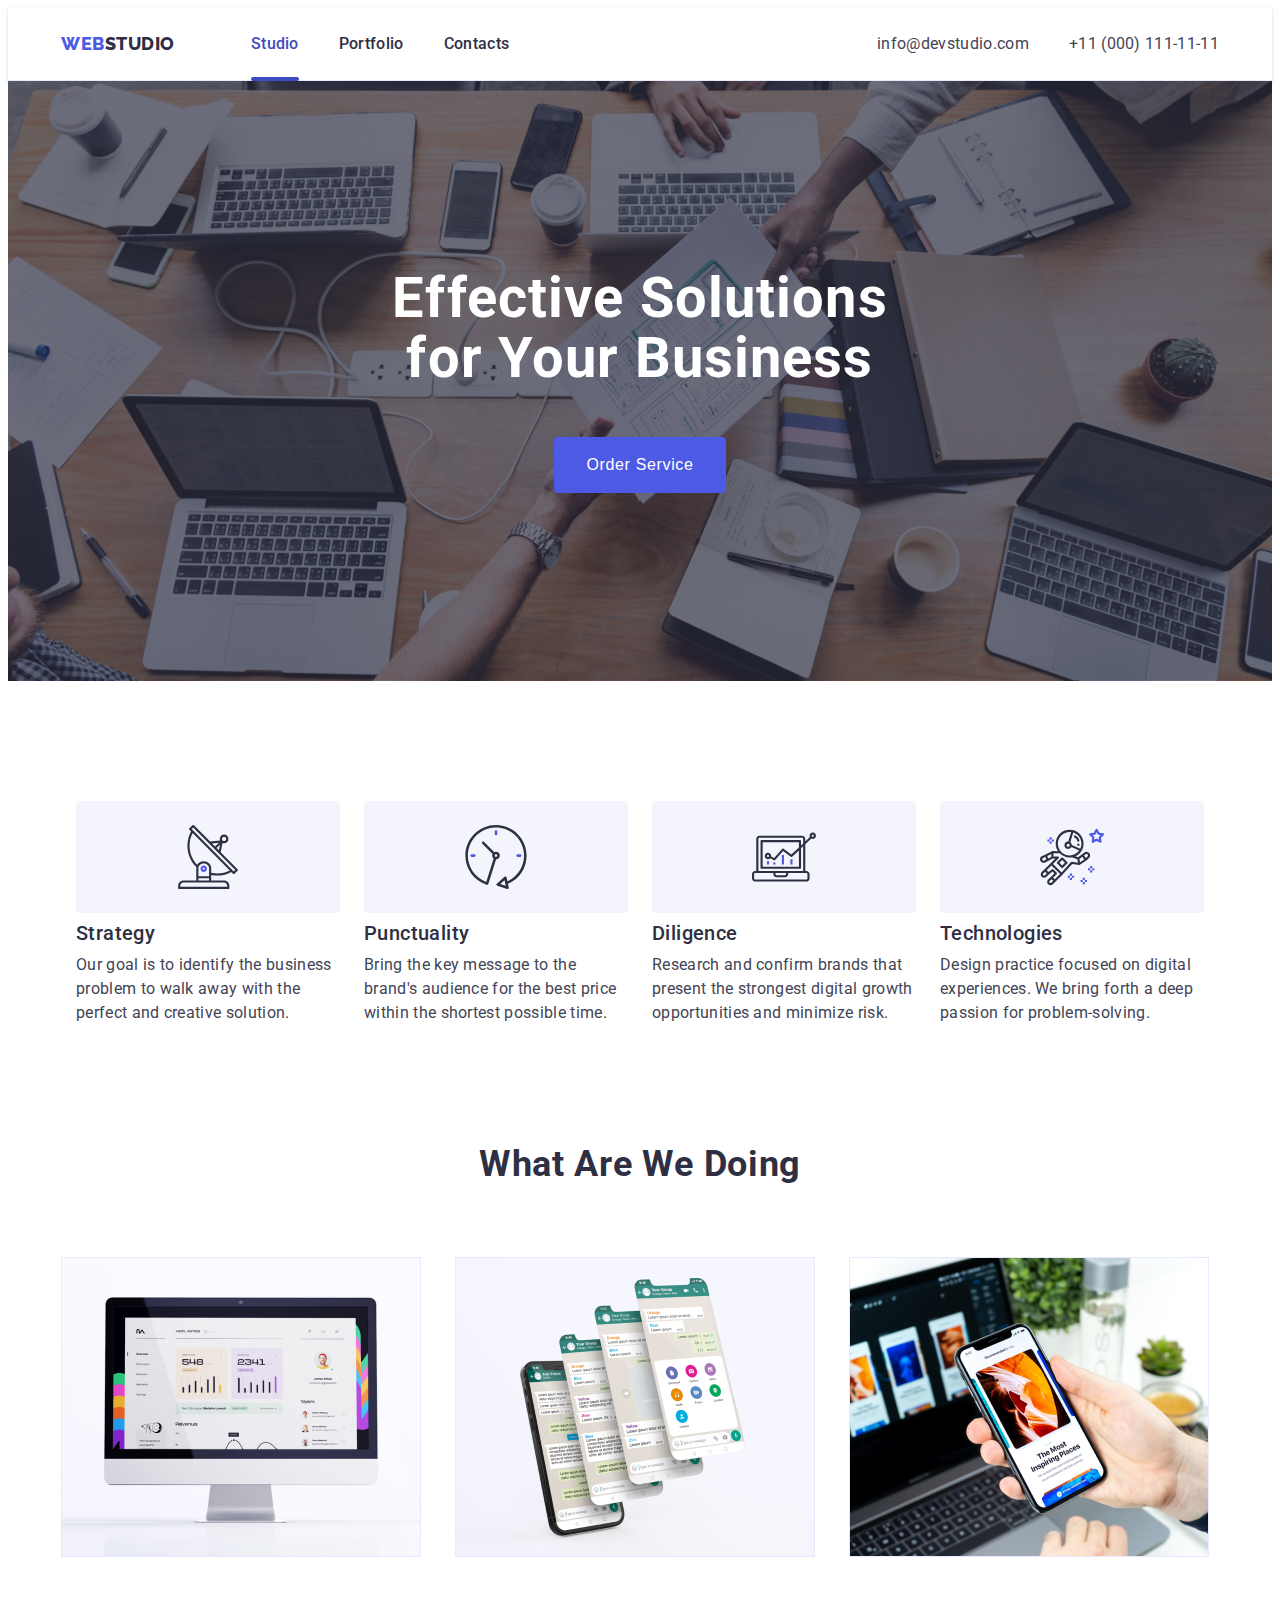
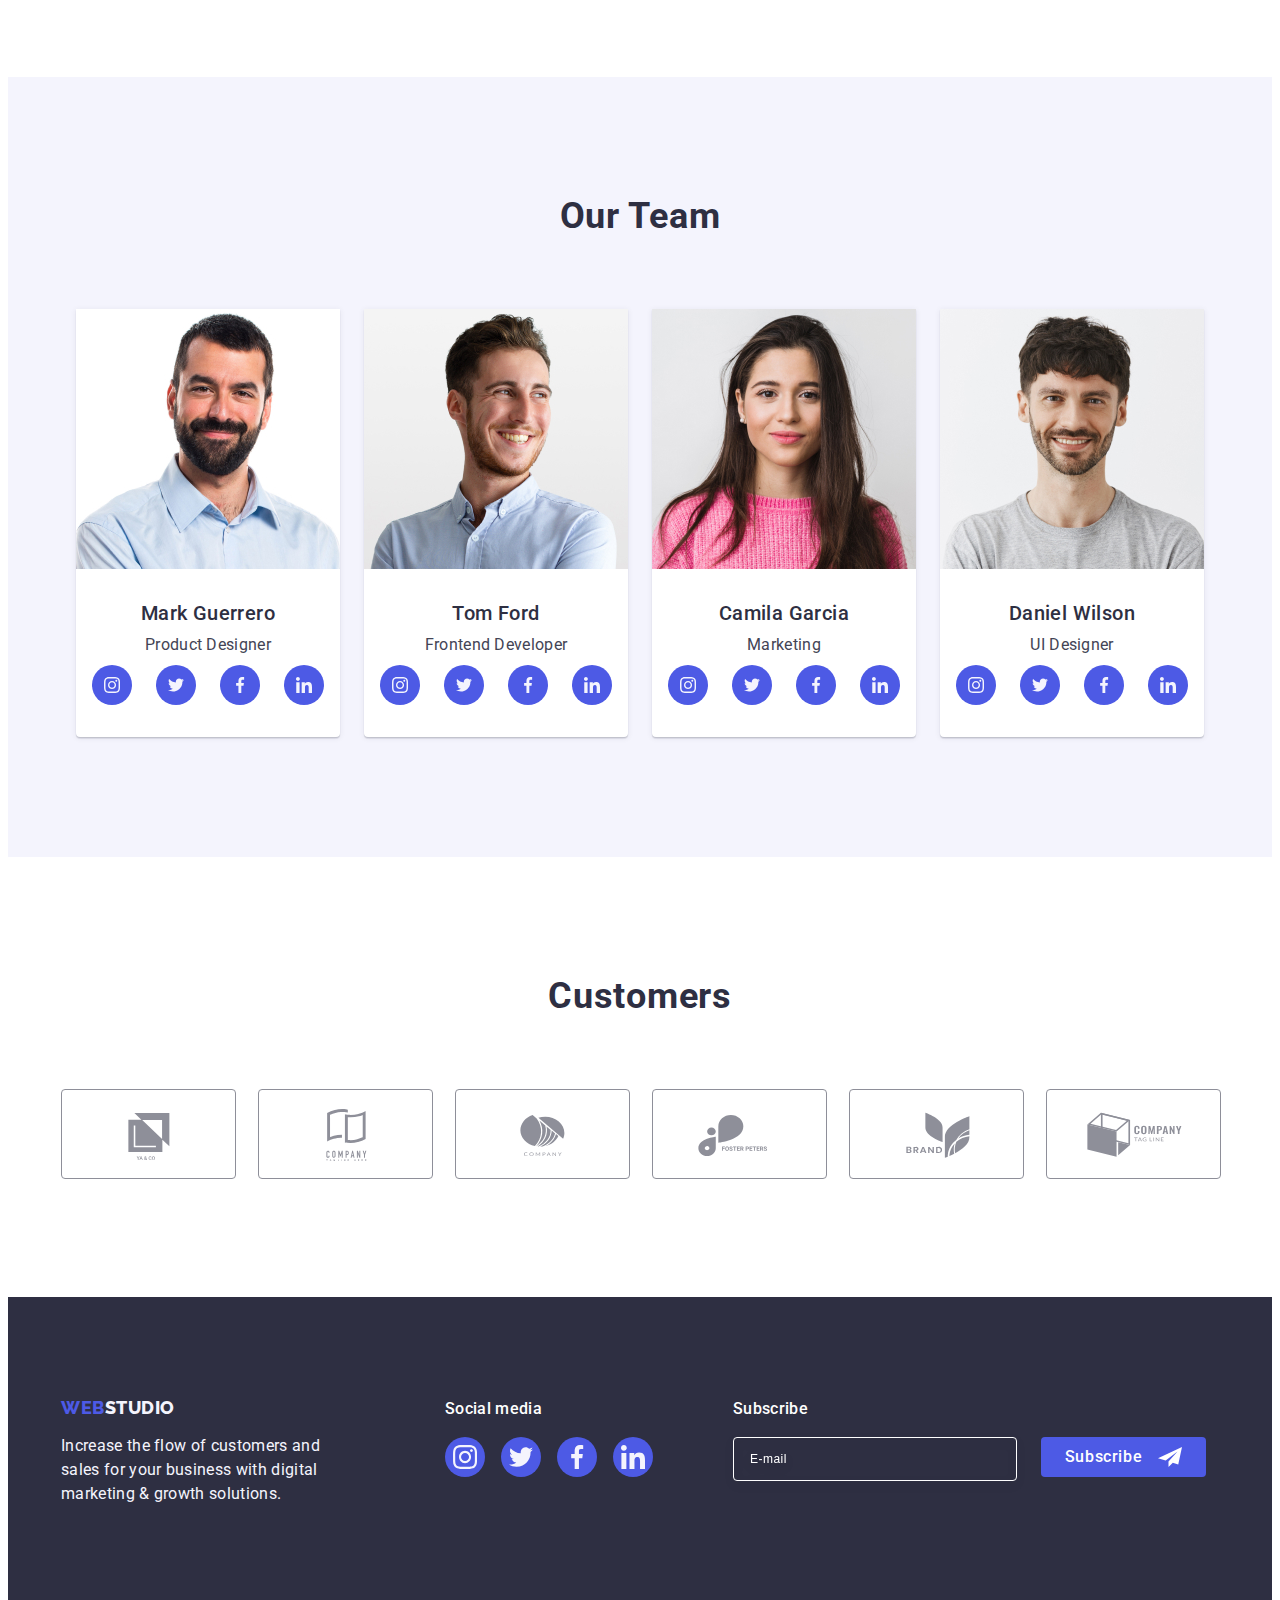
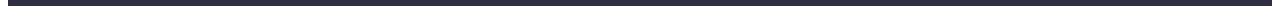
<file: index.html>
<!DOCTYPE html>
<html lang="en">
  <head>
    <meta charset="UTF-8" />
    <meta name="viewport" content="width=device-width, initial-scale=1.0" />
    <link rel="preconnect" href="https://fonts.googleapis.com" />
    <link rel="preconnect" href="https://fonts.gstatic.com" crossorigin />
    <link
      href="https://fonts.googleapis.com/css2?family=Raleway:wght@800&family=Roboto:wght@400;500;700;900&display=swap"
      rel="stylesheet"
    />
    <link
      rel="stylesheet"
      href="https://cdnjs.cloudflare.com/ajax/libs/modern-normalize/2.0.0/modern-normalize.min.css"
      integrity="sha512-4xo8blKMVCiXpTaLzQSLSw3KFOVPWhm/TRtuPVc4WG6kUgjH6J03IBuG7JZPkcWMxJ5huwaBpOpnwYElP/m6wg=="
      crossorigin="anonymous"
      referrerpolicy="no-referrer"
    />
    <link rel="stylesheet" href="./css/style.css" />
    <link rel="stylesheet" href="./css/media.css" />
    <title>Студія</title>
  </head>

  <body>
    <!-- Header -->
    <header class="page-header">
      <div class="container header-container">
        <!--Navigation-menu-->
        <nav class="page-nav">
          <a href="./index.html" class="link-logo link"
            >Web<span class="logo-header">Studio</span></a
          >
          <ul class="list-header list">
            <li>
              <a href="./index.html" class="page-link-studio link">Studio</a>
            </li>
            <li>
              <a href="./portfolio.html" class="page-link link">Portfolio</a>
            </li>
            <li><a href="" class="page-link link">Contacts</a></li>
          </ul>
        </nav>

        <!--Contacts-->
        <address class="header-contacts">
          <ul class="list-header list">
            <li>
              <a href="mailto:info@devstudio.com" class="contacts link"
                >info@devstudio.com</a
              >
            </li>
            <li>
              <a href="tel:+110001111111" class="contacts link"
                >+11 (000) 111-11-11</a
              >
            </li>
          </ul>
        </address>
        <!-- Mobile -->
        <button type="button" class="menu-open-btn" data-menu-open>
          <svg
            xmlns="http://www.w3.org/2000/svg"
            width="32"
            height="22"
            viewBox="0 0 32 22"
            fill="none"
          >
            <g clip-path="url(#clip0_297053_2156)">
              <path
                d="M1.34766 20.0431H30.8861M1.34766 10.7354H30.8861M1.34766 1.42773H30.8861"
                stroke="#2E2F42"
                stroke-width="3"
                stroke-linecap="round"
                stroke-linejoin="round"
              />
            </g>
            <defs>
              <clipPath id="clip0_297053_2156">
                <rect width="32" height="22" fill="white" />
              </clipPath>
            </defs>
          </svg>
        </button>
      </div>
      <div class="mob-menu is-hidden" data-menu>
        <div>
          <button type="button" class="menu-close-btn" data-menu-close>
            <svg class="modal-cross" width="8" height="8">
              <use href="./images/icons.svg#icon-cross"></use>
            </svg>
          </button>
          <ul class="mob-menu-list list">
            <li class="mob-menu-item">
              <a href="./index.html" class="mob-link studio link">Studio</a>
            </li>
            <li class="mob-menu-item">
              <a href="./portfolio.html" class="mob-link link">Portfolio</a>
            </li>
            <li class="mob-menu-item">
              <a href="" class="mob-link link">Contacts</a>
            </li>
          </ul>
        </div>
        <div>
          <ul class="mob-contacts-list list">
            <li class="mob-contacts-item">
              <a href="tel:+110001111111" class="mob-contacts link"
                >+11 (000) 111-11-11</a
              >
            </li>
            <li class="mob-contacts-item">
              <a
                href="mailto:info@devstudio.com"
                class="mob-contacts-email link"
                >info@devstudio.com</a
              >
            </li>
          </ul>
          <ul class="mob-social-list list">
            <li class="mob-social-item">
              <a class="mob-social-link" href="">
                <svg class="mob-social-icon" width="16" height="16">
                  <use href="./images/icons.svg#icon-instagram"></use>
                </svg>
              </a>
            </li>
            <li class="mob-social-item">
              <a class="mob-social-link" href="">
                <svg class="mob-social-icon" width="16" height="16">
                  <use href="./images/icons.svg#icon-twitter"></use>
                </svg>
              </a>
            </li>
            <li class="mob-social-item">
              <a class="mob-social-link" href="">
                <svg class="mob-social-icon" width="16" height="16">
                  <use href="./images/icons.svg#icon-facebook"></use>
                </svg>
              </a>
            </li>
            <li class="mob-social-item">
              <a class="mob-social-link" href="">
                <svg class="mob-social-icon" width="16" height="16">
                  <use href="./images/icons.svg#icon-linkedin"></use>
                </svg>
              </a>
            </li>
          </ul>
        </div>
      </div>
    </header>
    <!--Main-content-->
    <main>
      <!--Section-one-->
      <section class="section-one">
        <div class="container">
          <h1 class="page-title">Effective Solutions for Your Business</h1>
          <button data-modal-open type="button" class="button">
            Order Service
          </button>
        </div>
      </section>
      <!--Section-two-->
      <section class="section-two">
        <div class="container">
          <h2 class="section-title visually-hidden">Title</h2>
          <ul class="list-section-two list">
            <li class="item-section-two">
              <div class="container-section-two">
                <svg width="64" height="64">
                  <use href="./images/icons.svg#icon-antenna"></use>
                </svg>
              </div>
              <h3 class="title">Strategy</h3>
              <p class="section-text">
                Our goal is to identify the business problem to walk away with
                the perfect and creative solution.
              </p>
            </li>
            <li class="item-section-two">
              <div class="container-section-two">
                <svg width="64" height="64">
                  <use href="./images/icons.svg#icon-clock"></use>
                </svg>
              </div>
              <h3 class="title">Punctuality</h3>
              <p class="section-text">
                Bring the key message to the brand's audience for the best price
                within the shortest possible time.
              </p>
            </li>
            <li class="item-section-two">
              <div class="container-section-two">
                <svg width="64" height="64">
                  <use href="./images/icons.svg#icon-diagram"></use>
                </svg>
              </div>
              <h3 class="title">Diligence</h3>
              <p class="section-text">
                Research and confirm brands that present the strongest digital
                growth opportunities and minimize risk.
              </p>
            </li>
            <li class="item-section-two">
              <div class="container-section-two">
                <svg width="64" height="64">
                  <use href="./images/icons.svg#icon-astronaut"></use>
                </svg>
              </div>
              <h3 class="title">Technologies</h3>
              <p class="section-text">
                Design practice focused on digital experiences. We bring forth a
                deep passion for problem-solving.
              </p>
            </li>
          </ul>
        </div>
      </section>
      <!--Section-three-->
      <section class="section-three">
        <div class="container">
          <h2 class="section-title">What are we doing</h2>
          <ul class="list-section-three list">
            <li class="item-section-three">
              <img
                srcset="./images/img-1-1x.jpg 1x, ./images/img-1-2x.jpg 2x"
                src="./images/img-1.jpg"
                width="360"
                height="300"
                alt="The website is open on the monitor."
              />
            </li>
            <li class="item-section-three">
              <img
                srcset="./images/img-2-1x.jpg 1x, ./images/img-2-2x.jpg 2x"
                src="./images/img-2.jpg"
                width="360"
                height="300"
                alt="Screens of mobile phones."
              />
            </li>
            <li class="item-section-three">
              <img
                srcset="./images/img-3-1x.jpg 1x, ./images/img-3-2x.jpg 2x"
                src="./images/img-3.jpg"
                width="360"
                height="300"
                alt="The application is open on the mobile phone."
              />
            </li>
          </ul>
        </div>
      </section>
      <!--Section-four-->
      <section class="section-four">
        <div class="container">
          <h2 class="section-title">Our Team</h2>
          <ul class="list-section-four list">
            <li class="item-section-four">
              <img
                srcset="./images/img-4-1x.jpg 1x, ./images/img-4-2x.jpg 2x"
                src="./images/img-4.jpg"
                width="264"
                height="260"
                alt="Product designer's photo."
              />
              <div class="worker">
                <h3 class="title team">Mark Guerrero</h3>
                <p class="team-text">Product Designer</p>
                <ul class="social-media-list list">
                  <li class="social-media-item">
                    <a class="link-section-four" href="">
                      <svg class="social-media-icon" width="16" height="16">
                        <use href="./images/icons.svg#icon-instagram"></use>
                      </svg>
                    </a>
                  </li>
                  <li class="social-media-item">
                    <a class="link-section-four" href="">
                      <svg class="social-media-icon" width="16" height="16">
                        <use href="./images/icons.svg#icon-twitter"></use>
                      </svg>
                    </a>
                  </li>
                  <li class="social-media-item">
                    <a class="link-section-four" href="">
                      <svg class="social-media-icon" width="16" height="16">
                        <use href="./images/icons.svg#icon-facebook"></use>
                      </svg>
                    </a>
                  </li>
                  <li class="social-media-item">
                    <a class="link-section-four" href="">
                      <svg class="social-media-icon" width="16" height="16">
                        <use href="./images/icons.svg#icon-linkedin"></use>
                      </svg>
                    </a>
                  </li>
                </ul>
              </div>
            </li>
            <li class="item-section-four">
              <img
                srcset="./images/img-5-1x.jpg 1x, ./images/img-5-2x.jpg 2x"
                src="./images/img-5.jpg"
                width="264"
                height="260"
                alt="Frontent developer's photo."
              />
              <div class="worker">
                <h3 class="title team">Tom Ford</h3>
                <p class="team-text">Frontend Developer</p>
                <ul class="social-media-list list">
                  <li class="social-media-item">
                    <a class="link-section-four" href="">
                      <svg class="social-media-icon" width="16" height="16">
                        <use href="./images/icons.svg#icon-instagram"></use>
                      </svg>
                    </a>
                  </li>
                  <li class="social-media-item">
                    <a class="link-section-four" href="">
                      <svg class="social-media-icon" width="16" height="16">
                        <use href="./images/icons.svg#icon-twitter"></use>
                      </svg>
                    </a>
                  </li>
                  <li class="social-media-item">
                    <a class="link-section-four" href="">
                      <svg class="social-media-icon" width="16" height="16">
                        <use href="./images/icons.svg#icon-facebook"></use>
                      </svg>
                    </a>
                  </li>
                  <li class="social-media-item">
                    <a class="link-section-four" href="">
                      <svg class="social-media-icon" width="16" height="16">
                        <use href="./images/icons.svg#icon-linkedin"></use>
                      </svg>
                    </a>
                  </li>
                </ul>
              </div>
            </li>
            <li class="item-section-four">
              <img
                srcset="./images/img-6-1x.jpg 1x, ./images/img-6-2x.jpg 2x"
                src="./images/img-6.jpg"
                width="264"
                height="260"
                alt="Marketing's photo."
              />
              <div class="worker">
                <h3 class="title team">Camila Garcia</h3>
                <p class="team-text">Marketing</p>
                <ul class="social-media-list list">
                  <li class="social-media-item">
                    <a class="link-section-four" href="">
                      <svg class="social-media-icon" width="16" height="16">
                        <use href="./images/icons.svg#icon-instagram"></use>
                      </svg>
                    </a>
                  </li>
                  <li class="social-media-item">
                    <a class="link-section-four" href="">
                      <svg class="social-media-icon" width="16" height="16">
                        <use href="./images/icons.svg#icon-twitter"></use>
                      </svg>
                    </a>
                  </li>
                  <li class="social-media-item">
                    <a class="link-section-four" href="">
                      <svg class="social-media-icon" width="16" height="16">
                        <use href="./images/icons.svg#icon-facebook"></use>
                      </svg>
                    </a>
                  </li>
                  <li class="social-media-item">
                    <a class="link-section-four" href="">
                      <svg class="social-media-icon" width="16" height="16">
                        <use href="./images/icons.svg#icon-linkedin"></use>
                      </svg>
                    </a>
                  </li>
                </ul>
              </div>
            </li>
            <li class="item-section-four">
              <img
                srcset="./images/img-7-1x.jpg 1x, ./images/img-7-2x.jpg 2x"
                src="./images/img-7.jpg"
                width="264"
                height="260"
                alt="UI designer's photo."
              />
              <div class="worker">
                <h3 class="title team">Daniel Wilson</h3>
                <p class="team-text">UI Designer</p>
                <ul class="social-media-list list">
                  <li class="social-media-item">
                    <a class="link-section-four" href="">
                      <svg class="social-media-icon" width="16" height="16">
                        <use href="./images/icons.svg#icon-instagram"></use>
                      </svg>
                    </a>
                  </li>
                  <li class="social-media-item">
                    <a class="link-section-four" href="">
                      <svg class="social-media-icon" width="16" height="16">
                        <use href="./images/icons.svg#icon-twitter"></use>
                      </svg>
                    </a>
                  </li>
                  <li class="social-media-item">
                    <a class="link-section-four" href="">
                      <svg class="social-media-icon" width="16" height="16">
                        <use href="./images/icons.svg#icon-facebook"></use>
                      </svg>
                    </a>
                  </li>
                  <li class="social-media-item">
                    <a class="link-section-four" href="">
                      <svg class="social-media-icon" width="16" height="16">
                        <use href="./images/icons.svg#icon-linkedin"></use>
                      </svg>
                    </a>
                  </li>
                </ul>
              </div>
            </li>
          </ul>
        </div>
      </section>
      <!--Section-five-->
      <section class="section-five">
        <div class="container">
          <h2 class="section-title">Customers</h2>
          <ul class="list-section-five list">
            <li class="item-section-five">
              <a href="" class="link-section-five">
                <svg class="logo-section-five" width="104" height="56">
                  <use href="./images/icons.svg#icon-logo-1"></use>
                </svg>
              </a>
            </li>
            <li class="item-section-five">
              <a href="" class="link-section-five">
                <svg class="logo-section-five" width="104" height="56">
                  <use href="./images/icons.svg#icon-logo-2"></use>
                </svg>
              </a>
            </li>
            <li class="item-section-five">
              <a href="" class="link-section-five">
                <svg class="logo-section-five" width="104" height="56">
                  <use href="./images/icons.svg#icon-logo-3"></use>
                </svg>
              </a>
            </li>
            <li class="item-section-five">
              <a href="" class="link-section-five">
                <svg class="logo-section-five" width="104" height="56">
                  <use href="./images/icons.svg#icon-logo-4"></use>
                </svg>
              </a>
            </li>
            <li class="item-section-five">
              <a href="" class="link-section-five">
                <svg class="logo-section-five" width="104" height="56">
                  <use href="./images/icons.svg#icon-logo-5"></use>
                </svg>
              </a>
            </li>
            <li class="item-section-five">
              <a href="" class="link-section-five">
                <svg class="logo-section-five" width="104" height="56">
                  <use href="./images/icons.svg#icon-logo-6"></use>
                </svg>
              </a>
            </li>
          </ul>
        </div>
      </section>
    </main>
    <!--Footer-->
    <footer class="footer">
      <div class="container-footer container">
        <div class="logo-and-text-footer">
          <a href="./index.html" class="link-logo-footer link"
            >Web<span class="logo-footer">Studio</span></a
          >
          <p class="text">
            Increase the flow of customers and sales for your business with
            digital marketing & growth solutions.
          </p>
        </div>
        <div class="social-media-footer">
          <p class="social-media-text-footer">Social media</p>
          <ul class="social-media-list-footer list">
            <li class="social-media-item-footer">
              <a class="social-media-link-footer" href="">
                <svg class="social-media-icon-footer" width="24" height="24">
                  <use href="./images/icons.svg#icon-instagram"></use>
                </svg>
              </a>
            </li>
            <li class="social-media-item-footer">
              <a class="social-media-link-footer" href="">
                <svg class="social-media-icon-footer" width="24" height="24">
                  <use href="./images/icons.svg#icon-twitter"></use>
                </svg>
              </a>
            </li>
            <li class="social-media-item-footer">
              <a class="social-media-link-footer" href="">
                <svg class="social-media-icon-footer" width="24" height="24">
                  <use href="./images/icons.svg#icon-facebook"></use>
                </svg>
              </a>
            </li>
            <li class="social-media-item-footer">
              <a class="social-media-link-footer" href="">
                <svg class="social-media-icon-footer" width="24" height="24">
                  <use href="./images/icons.svg#icon-linkedin"></use>
                </svg>
              </a>
            </li>
          </ul>
        </div>
        <div class="container-form-footer">
          <p class="text-form-footer">Subscribe</p>
          <form class="form-footer">
            <label class="form-label-footer">
              <input
                class="form-input-footer"
                type="email"
                placeholder="E-mail"
                name="email"
              />
            </label>
            <button class="button-form-footer" type="submit">
              Subscribe
              <svg class="form-footer-icon" width="24" height="24">
                <use href="./images/icons.svg#icon-send"></use>
              </svg>
            </button>
          </form>
        </div>
      </div>
    </footer>
    <!-- Modal -->
    <div class="modal is-hidden" data-modal>
      <div class="modal-window">
        <button data-modal-close type="button" class="button-close">
          <svg class="modal-cross" width="8" height="8">
            <use href="./images/icons.svg#icon-cross"></use>
          </svg>
        </button>
        <p class="text-modal-window">
          Leave your contacts and we will call you back
        </p>
        <form>
          <div class="container-form-modal">
            <label class="form-label-modal" for="user-name">Name</label>
            <div class="container-form-input-icon">
              <input
                class="form-input-modal"
                type="text"
                id="user-name"
                name="user-name"
              />
              <svg class="form-icon-modal" width="18" height="24">
                <use href="./images/icons.svg#icon-person"></use>
              </svg>
            </div>
          </div>
          <div class="container-form-modal">
            <label class="form-label-modal" for="user-phone">Phone</label>
            <div class="container-form-input-icon">
              <input
                class="form-input-modal"
                type="text"
                id="user-phone"
                name="user-phone"
              />
              <svg class="form-icon-modal" width="18" height="24">
                <use href="./images/icons.svg#icon-phone"></use>
              </svg>
            </div>
          </div>
          <div class="container-form-modal">
            <label class="form-label-modal" for="user-email">Email</label>
            <div class="container-form-input-icon">
              <input
                class="form-input-modal"
                type="text"
                id="user-email"
                name="user-email"
              />
              <svg class="form-icon-modal" width="18" height="24">
                <use href="./images/icons.svg#icon-email"></use>
              </svg>
            </div>
          </div>
          <div class="container-form-modal-comment">
            <label class="form-label-modal" for="user-comment">Comment</label>
            <textarea
              class="form-textarea-modal"
              name="user-comment"
              id="user-comment"
              cols="30"
              rows="10"
              placeholder="Text input"
            ></textarea>
          </div>
          <div class="container-form-checkbox">
            <input
              class="input-checkbox-modal visually-hidden"
              type="checkbox"
              id="user-privacy"
              name="user-privacy"
              value="true"
            />
            <label class="label-checkbox-modal" for="user-privacy"
              ><span class="span-checkbox-modal">
                <svg class="icon-checkbox-modal" width="10" height="8">
                  <use href="./images/icons.svg#icon-click"></use>
                </svg>
              </span>
              I accept the terms and conditions of the
              <a class="link-checkbox-modal" href="">Privacy Policy</a></label
            >
          </div>
          <button type="button" class="button-form-modal">Send</button>
        </form>
      </div>
    </div>
    <script src="./js/modal.js"></script>
    <script src="./js/mobile-menu.js"></script>
  </body>
</html>
</file>
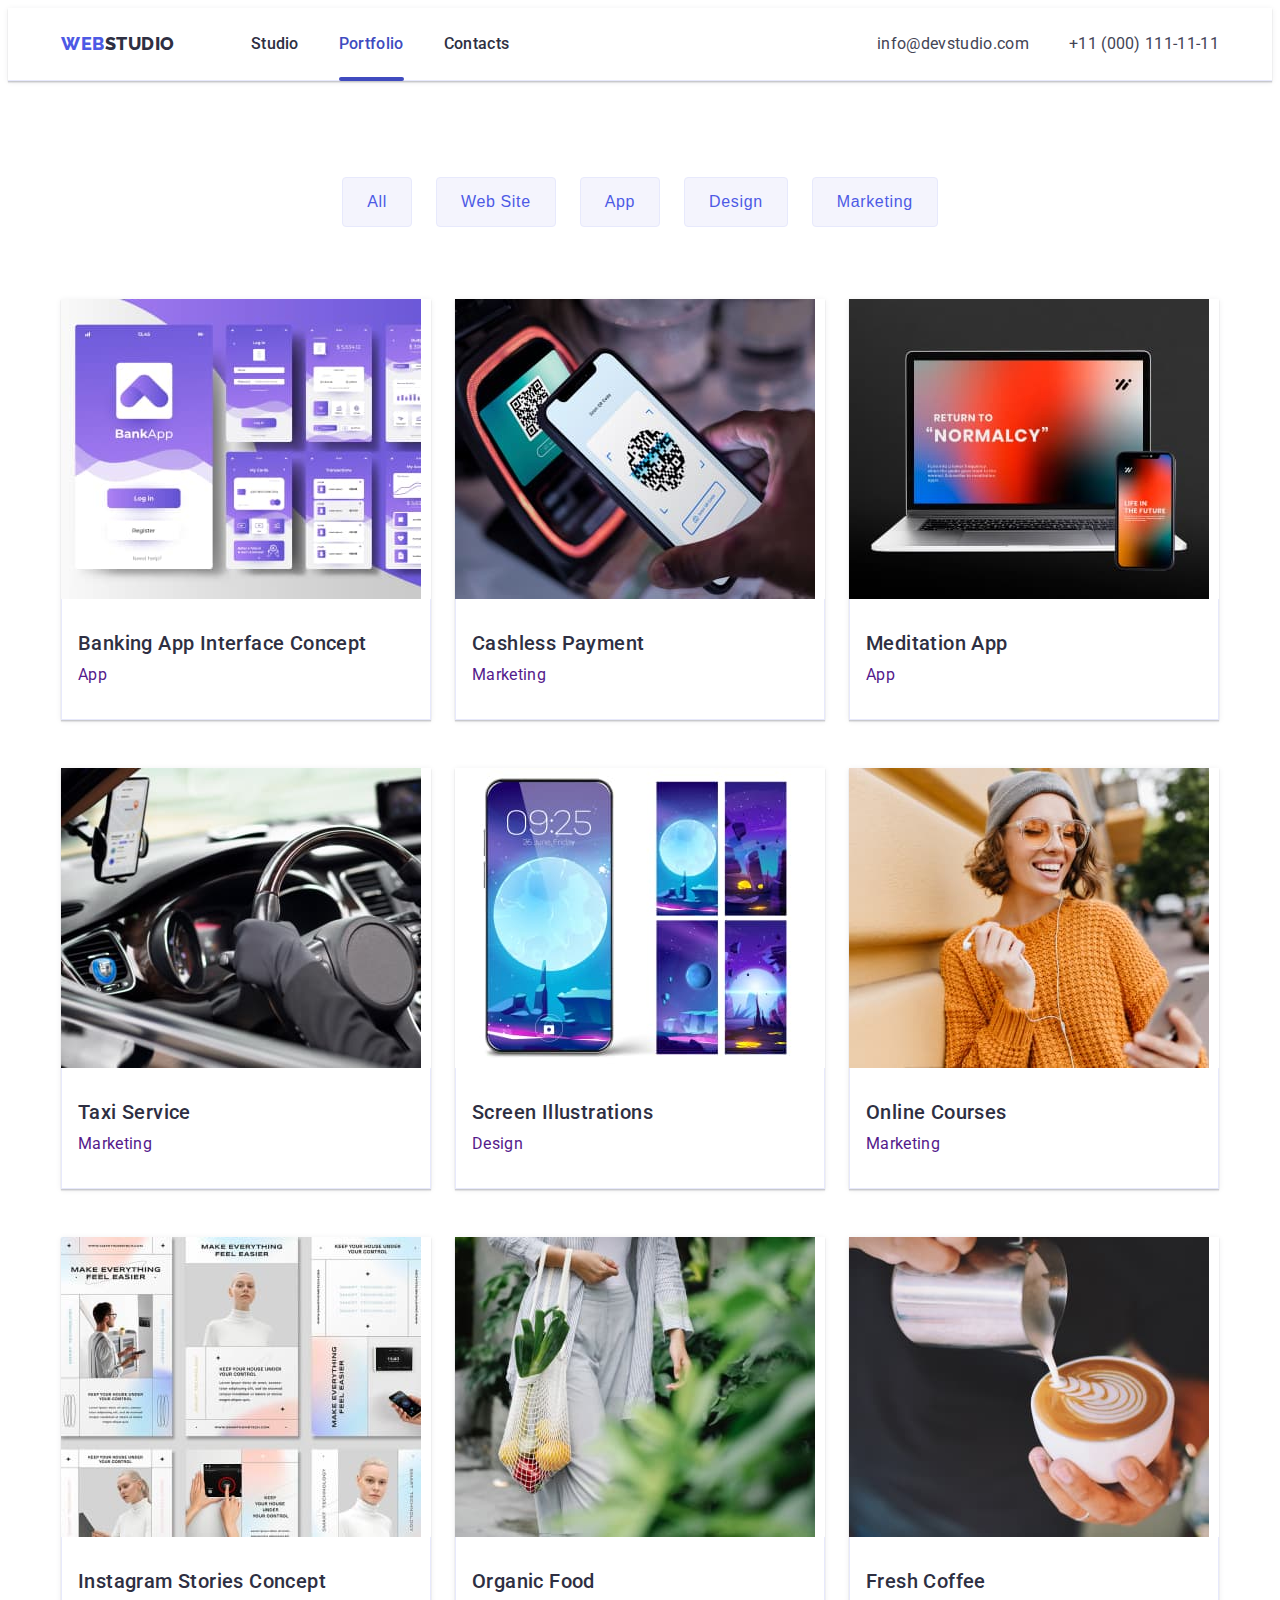
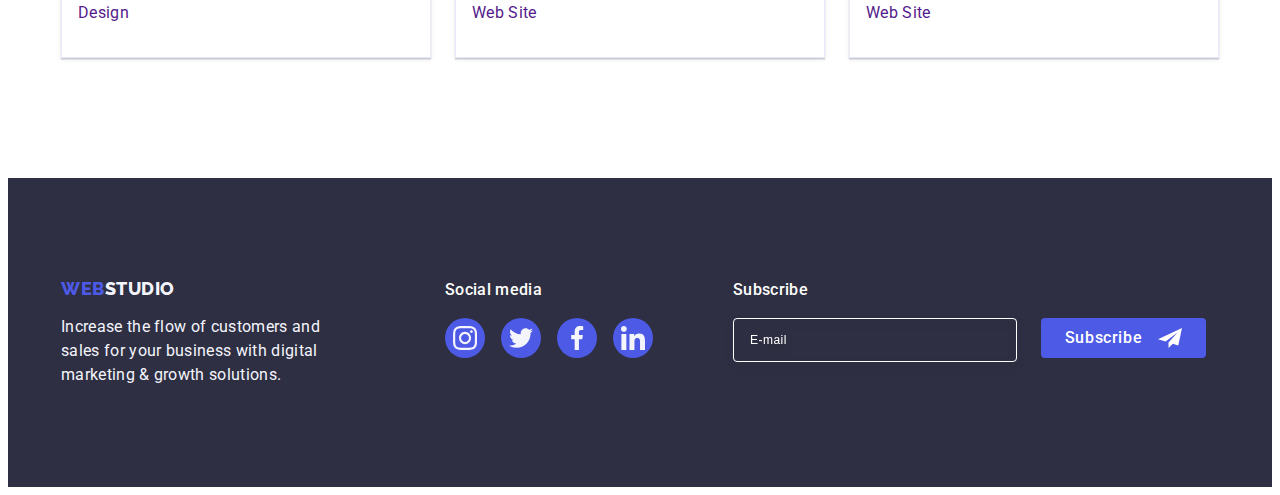
<file: portfolio.html>
<!DOCTYPE html>
<html lang="en">
  <head>
    <meta charset="UTF-8" />
    <meta name="viewport" content="width=device-width, initial-scale=1.0" />
    <link rel="preconnect" href="https://fonts.googleapis.com" />
    <link rel="preconnect" href="https://fonts.gstatic.com" crossorigin />
    <link
      href="https://fonts.googleapis.com/css2?family=Raleway:wght@800&family=Roboto:wght@400;500;700;900&display=swap"
      rel="stylesheet"
    />
    <link
      rel="stylesheet"
      href="https://cdnjs.cloudflare.com/ajax/libs/modern-normalize/2.0.0/modern-normalize.min.css"
      integrity="sha512-4xo8blKMVCiXpTaLzQSLSw3KFOVPWhm/TRtuPVc4WG6kUgjH6J03IBuG7JZPkcWMxJ5huwaBpOpnwYElP/m6wg=="
      crossorigin="anonymous"
      referrerpolicy="no-referrer"
    />
    <link rel="stylesheet" href="./css/style.css" />
    <title>Портфоліо</title>
  </head>

  <body>
    <!-- Header -->
    <header class="page-header">
      <div class="container">
        <!--Navigation-menu-->
        <nav class="page-nav">
          <a href="./index.html" class="link-logo link"
            >Web<span class="logo-header">Studio</span></a
          >
          <ul class="list-header list">
            <li><a href="./index.html" class="page-link link">Studio</a></li>
            <li>
              <a href="./portfolio.html" class="page-link-portfolio link"
                >Portfolio</a
              >
            </li>
            <li><a href="" class="page-link link">Contacts</a></li>
          </ul>
        </nav>

        <!--Contacts-->
        <address class="header-contacts">
          <ul class="list-header list">
            <li>
              <a href="mailto:info@devstudio.com" class="contacts link"
                >info@devstudio.com</a
              >
            </li>
            <li>
              <a href="tel:+110001111111" class="contacts link"
                >+11 (000) 111-11-11</a
              >
            </li>
          </ul>
        </address>
      </div>
    </header>
    <!--Main-content-->
    <main>
      <section class="section-portfolio">
        <div class="container">
          <h1 class="visually-hidden">Portfolio WebStudio.</h1>
          <!--Buttons-->
          <ul class="button-list list">
            <li>
              <button type="button" class="button-portfolio button">All</button>
            </li>
            <li>
              <button type="button" class="button-portfolio button">
                Web Site
              </button>
            </li>
            <li>
              <button type="button" class="button-portfolio button">App</button>
            </li>
            <li>
              <button type="button" class="button-portfolio button">
                Design
              </button>
            </li>
            <li>
              <button type="button" class="button-portfolio button">
                Marketing
              </button>
            </li>
          </ul>
          <!--Portfolio-list-->
          <ul class="list-portfolio list">
            <li class="item-portfolio">
              <a href="" class="link-portfolio link">
                <div class="container-img-portfolio">
                  <img
                    src="./images/img-8.jpg"
                    alt="Banking app"
                    width="360"
                    height="300"
                  />
                  <p class="overlay">
                    14 Stylish and User-Friendly App Design Concepts · Task
                    Manager App · Calorie Tracker App · Exotic Fruit Ecommerce
                    App · Cloud Storage App
                  </p>
                </div>
                <div class="app-portfolio">
                  <h2 class="title">Banking App Interface Concept</h2>
                  <p class="text-porfolio">App</p>
                </div>
              </a>
            </li>
            <li class="item-portfolio">
              <a href="" class="link-portfolio link">
                <div class="container-img-portfolio">
                  <img
                    src="./images/img-9.jpg"
                    alt="Cashless Payment app"
                    width="360"
                    height="300"
                  />
                  <p class="overlay">
                    14 Stylish and User-Friendly App Design Concepts · Task
                    Manager App · Calorie Tracker App · Exotic Fruit Ecommerce
                    App · Cloud Storage App
                  </p>
                </div>
                <div class="app-portfolio">
                  <h2 class="title">Cashless Payment</h2>
                  <p class="text-porfolio">Marketing</p>
                </div>
              </a>
            </li>
            <li class="item-portfolio">
              <a href="" class="link-portfolio link">
                <div class="container-img-portfolio">
                  <img
                    src="./images/img-10.jpg"
                    alt="Cashless Payment app"
                    width="360"
                    height="300"
                  />
                  <p class="overlay">
                    14 Stylish and User-Friendly App Design Concepts · Task
                    Manager App · Calorie Tracker App · Exotic Fruit Ecommerce
                    App · Cloud Storage App
                  </p>
                </div>
                <div class="app-portfolio">
                  <h2 class="title">Meditation App</h2>
                  <p class="text-porfolio">App</p>
                </div>
              </a>
            </li>
            <li class="item-portfolio">
              <a href="" class="link-portfolio link">
                <div class="container-img-portfolio">
                  <img
                    src="./images/img-11.jpg"
                    alt="Cashless Payment app"
                    width="360"
                    height="300"
                  />
                  <p class="overlay">
                    14 Stylish and User-Friendly App Design Concepts · Task
                    Manager App · Calorie Tracker App · Exotic Fruit Ecommerce
                    App · Cloud Storage App
                  </p>
                </div>
                <div class="app-portfolio">
                  <h2 class="title">Taxi Service</h2>
                  <p class="text-porfolio">Marketing</p>
                </div>
              </a>
            </li>
            <li class="item-portfolio">
              <a href="" class="link-portfolio link">
                <div class="container-img-portfolio">
                  <img
                    src="./images/img-12.jpg"
                    alt="Cashless Payment app"
                    width="360"
                    height="300"
                  />
                  <p class="overlay">
                    14 Stylish and User-Friendly App Design Concepts · Task
                    Manager App · Calorie Tracker App · Exotic Fruit Ecommerce
                    App · Cloud Storage App
                  </p>
                </div>
                <div class="app-portfolio">
                  <h2 class="title">Screen Illustrations</h2>
                  <p class="text-porfolio">Design</p>
                </div>
              </a>
            </li>
            <li class="item-portfolio">
              <a href="" class="link-portfolio link">
                <div class="container-img-portfolio">
                  <img
                    src="./images/img-13.jpg"
                    alt="Cashless Payment app"
                    width="360"
                    height="300"
                  />
                  <p class="overlay">
                    14 Stylish and User-Friendly App Design Concepts · Task
                    Manager App · Calorie Tracker App · Exotic Fruit Ecommerce
                    App · Cloud Storage App
                  </p>
                </div>
                <div class="app-portfolio">
                  <h2 class="title">Online Courses</h2>
                  <p class="text-porfolio">Marketing</p>
                </div>
              </a>
            </li>
            <li class="item-portfolio">
              <a href="" class="link-portfolio link">
                <div class="container-img-portfolio">
                  <img
                    src="./images/img-14.jpg"
                    alt="Cashless Payment app"
                    width="360"
                    height="300"
                  />
                  <p class="overlay">
                    14 Stylish and User-Friendly App Design Concepts · Task
                    Manager App · Calorie Tracker App · Exotic Fruit Ecommerce
                    App · Cloud Storage App
                  </p>
                </div>
                <div class="app-portfolio">
                  <h2 class="title">Instagram Stories Concept</h2>
                  <p class="text-porfolio">Design</p>
                </div>
              </a>
            </li>
            <li class="item-portfolio">
              <a href="" class="link-portfolio link">
                <div class="container-img-portfolio">
                  <img
                    src="./images/img-15.jpg"
                    alt="Cashless Payment app"
                    width="360"
                    height="300"
                  />
                  <p class="overlay">
                    14 Stylish and User-Friendly App Design Concepts · Task
                    Manager App · Calorie Tracker App · Exotic Fruit Ecommerce
                    App · Cloud Storage App
                  </p>
                </div>
                <div class="app-portfolio">
                  <h2 class="title">Organic Food</h2>
                  <p class="text-porfolio">Web Site</p>
                </div>
              </a>
            </li>
            <li class="item-portfolio">
              <a href="" class="link-portfolio link">
                <div class="container-img-portfolio">
                  <img
                    src="./images/img-16.jpg"
                    alt="Cashless Payment app"
                    width="360"
                    height="300"
                  />
                  <p class="overlay">
                    14 Stylish and User-Friendly App Design Concepts · Task
                    Manager App · Calorie Tracker App · Exotic Fruit Ecommerce
                    App · Cloud Storage App
                  </p>
                </div>
                <div class="app-portfolio">
                  <h2 class="title">Fresh Coffee</h2>
                  <p class="text-porfolio">Web Site</p>
                </div>
              </a>
            </li>
          </ul>
        </div>
      </section>
    </main>
    <!--Footer-->
    <footer class="footer">
      <div class="container-footer container">
        <div class="logo-and-text-footer">
          <a href="./index.html" class="link-logo-footer link"
            >Web<span class="logo-footer">Studio</span></a
          >
          <p class="text">
            Increase the flow of customers and sales for your business with
            digital marketing & growth solutions.
          </p>
        </div>
        <div class="social-media-footer">
          <p class="social-media-text-footer">Social media</p>
          <ul class="social-media-list-footer list">
            <li class="social-media-item-footer">
              <a class="social-media-link-footer" href="">
                <svg class="social-media-icon-footer" width="24" height="24">
                  <use href="./images/icons.svg#icon-instagram"></use>
                </svg>
              </a>
            </li>
            <li class="social-media-item-footer">
              <a class="social-media-link-footer" href="">
                <svg class="social-media-icon-footer" width="24" height="24">
                  <use href="./images/icons.svg#icon-twitter"></use>
                </svg>
              </a>
            </li>
            <li class="social-media-item-footer">
              <a class="social-media-link-footer" href="">
                <svg class="social-media-icon-footer" width="24" height="24">
                  <use href="./images/icons.svg#icon-facebook"></use>
                </svg>
              </a>
            </li>
            <li class="social-media-item-footer">
              <a class="social-media-link-footer" href="">
                <svg class="social-media-icon-footer" width="24" height="24">
                  <use href="./images/icons.svg#icon-linkedin"></use>
                </svg>
              </a>
            </li>
          </ul>
        </div>
        <div class="container-form-footer">
          <p class="text-form-footer">Subscribe</p>
          <form class="form-footer">
            <label class="form-label-footer">
              <input
                class="form-input-footer"
                type="email"
                placeholder="E-mail"
                name="email"
              />
            </label>
            <button class="button-form-footer" type="submit">
              Subscribe
              <svg class="form-footer-icon" width="24" height="24">
                <use href="./images/icons.svg#icon-send"></use>
              </svg>
            </button>
          </form>
        </div>
      </div>
    </footer>
  </body>
</html>
</file>
<file: css/style.css>
/*--------------------All--------------------*/

:root {
    --primary-font: 'Roboto', sans-serif;
    --logo-font: 'Raleway', sans-serif;
    --primary-brand-color: #4D5AE5;
    --pressed-state-color: #404BBF;
    --dark-color: #2E2F42;
    --success-color: #31D0AA;
    --text-color: #434455;
    --subtle-text-color: #8E8F99;
    --accent-color: #E7E9FC;
    --light-color: #F4F4FD;
    --white-background-color: #FFFFFF;
    --modal-background-color: #FCFCFC;
}

body {
    font-family: var(--primary-font);
    font-size: 16px;
    line-height: 1.5;
    letter-spacing: 0.02em;
    color: var(--text-color);
    background-color: var(--white-background-color);
}

h1,
h2,
h3,
ul,
p {
    margin-top: 0;
    margin-bottom: 0;
}


.list {
    list-style-type: none;
    margin-top: 0;
    margin-bottom: 0;
    padding-left: 0;
}

.link {
    text-decoration: none;
}

.page-title {
    font-size: 56px;
    line-height: 1.07;
    letter-spacing: 1.12px;
    text-align: center;
    max-width: 496px;
}

.section-title {
    color: var(--dark-color);
    font-size: 36px;
    font-weight: 700;
    line-height: 1.11;
    letter-spacing: 0.02em;
    text-transform: capitalize;
    text-align: center;
    margin-bottom: 72px;
}

.title {
    color: var(--dark-color);
    font-size: 20px;
    font-weight: 500;
    line-height: 1.4;
    letter-spacing: 0.4px;
    margin-bottom: 8px;
}

.section-text {
    line-height: 1.5;
    letter-spacing: 0.02em;
    color: var(--text-color);
    font-weight: 400;
    text-align: left;
}

.button {
    font-size: 16px;
    font-weight: 500;
    line-height: 1.5;
    letter-spacing: 0.04em;
    cursor: pointer;
    border: none;

}

img {
    display: block;
    max-width: 100%;
    object-fit: cover;
}

.container {
    min-width: 320px;
    max-width: 1158px;
    margin: 0 auto;
    padding: 0 15px;
}

.visually-hidden {
    position: absolute;
    width: 1px;
    height: 1px;
    margin: -1px;
    border: 0;
    padding: 0;
    white-space: nowrap;
    clip-path: inset(100%);
    clip: rect(0 0 0 0);
    overflow: hidden;
}

/*--------------------Main-page--------------------*/
/*--------------------Header-joint--------------------*/

.page-header .container {
    display: flex;
    justify-content: space-between;
    align-items: center;
    gap: 332;
}

.page-header {
    border-bottom: 1px solid var(--accent-color);
    box-shadow: 0px 1px 6px 0px rgba(46, 47, 66, 0.08), 0px 1px 1px 0px rgba(46, 47, 66, 0.16), 0px 2px 1px 0px rgba(46, 47, 66, 0.08);
}

.link-logo {
    margin-right: 76px;

}

.list-header {
    display: flex;
    gap: 40px;
    justify-content: space-between;
    align-items: center;
    transition: color 250ms cubic-bezier(0.4, 0, 0.2, 1);
}

.page-nav {
    display: flex;
    align-items: center;

}

.header-contacts {
    display: flex;
    gap: 40px;
}

.link-logo,
.link-logo-footer {
    font-family: var(--logo-font);
    font-size: 18px;
    font-weight: 800;
    line-height: 1.17;
    letter-spacing: 0.54px;
    color: var(--primary-brand-color);
    text-transform: uppercase;
}

.logo-header {
    color: var(--dark-color);
}

.page-link {
    font-weight: 500;
    color: var(--dark-color);
    display: block;
    padding: 24px 0;
    position: relative;
    transition: color 250ms cubic-bezier(0.4, 0, 0.2, 1);
}

.page-link-studio {
    font-weight: 500;
    color: var(--pressed-state-color);
    display: block;
    padding: 24px 0;
    position: relative;
    transition: color 250ms cubic-bezier(0.4, 0, 0.2, 1);
}

.page-link-studio::after {
    position: absolute;
    left: 0;
    bottom: -1px;
    width: 100%;
    content: "";
    height: 4px;
    border-radius: 2px;
    background-color: var(--pressed-state-color);
}

.page-link:hover,
.page-link:focus {
    color: var(--pressed-state-color);
    transition: color 250ms cubic-bezier(0.4, 0, 0.2, 1);
}

.header-contacts {
    font-style: normal;
}

.contacts {
    transition: color 250ms cubic-bezier(0.4, 0, 0.2, 1);
}

.header-contacts .link {
    color: var(--text-color);
}

.header-contacts .link:hover,
.header-contacts .link:focus {
    color: var(--pressed-state-color);
}

/*--------------------Mobile-menu--------------------*/

.menu-open-btn {
    margin-left: auto;
    background-color: transparent;
   height: 50px;
   width: 50px;
   display: flex;
   align-items: center;
   justify-content: center;
   margin: 0;
   padding: 0;
   cursor: pointer;
   border: none;
   outline: none;
   display: flex;
   flex-direction: column;
}

.mob-menu {
    display: flex;
    flex-direction: column;
    justify-content: space-between;
    position: fixed;
    top: 0;
    z-index: 20;
    width: 100vw;
    height: 100vh;
    padding: 40px;
    background-color: var(--white-background-color);
    transform: translateX(-0%);
    transition-duration: 250ms;
    overflow: auto;
}

.menu-close-btn {
    display: block;
    align-items: center;
    justify-content: center;

    background-color: var(--accent-color);
    margin-left: auto;
    margin-bottom: 32px;
    border-radius: 50%;
    border: 1px solid rgba(0, 0, 0, 0.1);
    cursor: pointer;
    transition: transform 250ms cubic-bezier(0.4, 0, 0.2, 1);
}

.menu-close-btn:focus {
    background-color: var(--pressed-state-color);
    fill: var(--white-background-color);
    border: none;
}

.mob-menu-item:not(:last-child) {
    margin-bottom: 40px;
}

.mob-link {
    font-size: 36px;
    font-weight: 700;
    line-height: 1.11em;
    letter-spacing: 0.72px;
    text-transform: capitalize;
}

.mob-contacts-list {
    display: inline-flex;
    flex-direction: column;
    align-items: flex-start;
    gap: 40px;
    margin-bottom: 48px;
}

.mob-contacts {
    font-size: 36px;
    font-weight: 700;
    line-height: 1.11em;
    letter-spacing: 0.72px;
    text-transform: capitalize;
}

.mob-contacts-email {
    font-size: 20px;
    font-weight: 500;
    line-height: 1.2em;
    letter-spacing: 0.4px;
    color: var(--text-color);
}

.mob-social-list {
    display: flex;
    gap: 56px;
}

.mob-social-item {
    width: 40px;
    height: 40px;
}

.mob-social-link {
    display: flex;
    align-items: center;
    justify-content: center;
    width: 100%;
    height: 100%;
    background-color: var(--primary-brand-color);
    border-radius: 50%;
    transition: background-color 250ms cubic-bezier(0.4, 0, 0.2, 1);

}

.mob-social-icon {
    fill: var(--light-color);
}

/*--------------------Section-one--------------------*/

.section-one {
    background-color: var(--dark-color);
    color: var(--white-background-color);
    padding-top: 188px;
    padding-bottom: 188px;
    max-width: 1440px;
    margin: 0 auto;
    background-image: linear-gradient(rgba(46, 47, 66, 0.7),
            rgba(46, 47, 66, 0.7)), url(../images/img-17-2x.jpg);
    background-repeat: no-repeat;
    background-position: center;
    background-size: cover;
}

.container .page-title {
    padding-left: auto;
    padding-right: auto;
    margin-right: auto;
    margin-left: auto;
}

.section-one .button {
    color: var(--white-background-color);
    display: block;
    background-color: var(--primary-brand-color);
    border-radius: 4px;
    padding: 16px 32px;
    margin: 48px auto 0;
    min-width: 169px;
    transition: background-color 250ms cubic-bezier(0.4, 0, 0.2, 1);
}

.section-one .button:hover,
.section-one .button:focus {
    background-color: var(--pressed-state-color);
}

/*--------------------Section-two--------------------*/

.section-two {
    padding-top: 120px;
    padding-bottom: 120px;
}

.list-section-two {
    display: flex;
    flex-wrap: wrap;
    justify-content: center;
    gap: 24px;
}

.item-section-two {
    /* width: calc((100% - 3*24px) / 4); */
    width: 264px;
}

.container-section-two {
    display: flex;
    align-items: center;
    justify-content: center;
    height: 112px;
    background-color: var(--light-color);
    border-radius: 4px;
    margin-bottom: 8px;
}

.section-two .title {
    line-height: 1.2;
}

/*--------------------Section-three--------------------*/

.section-three {
    padding-bottom: 120px;
}

.list-section-three {
    display: flex;
    flex-wrap: wrap;
    gap: 24px;
    padding: 0;
}

.item-section-three {
    width: calc((100% - 48px) / 3);
}

/*--------------------Section-four--------------------*/

.section-four {
    background-color: var(--light-color);
    padding-top: 120px;
    padding-bottom: 120px;
}

.list-section-four {
    display: flex;
    flex-wrap: wrap;
    justify-content: center;
    gap: 24px;
}

.item-section-four {
    background-color: var(--white-background-color);
    display: flex;
    width: 264px;
    flex-direction: column;
    align-items: flex-start;
    justify-content: center;
    align-items: center;
    border-radius: 0px 0px 4px 4px;
    box-shadow: 0px 1px 6px rgba(46, 47, 66, 0.08),
        0px 1px 1px rgba(46, 47, 66, 0.16),
        0px 2px 1px rgba(46, 47, 66, 0.08);
}

.team-text {
    line-height: 1.5;
    letter-spacing: 0.02em;
    color: var(--text-color);
    font-weight: 400;
    text-align: left;
    margin-bottom: 8px;
}

.worker {
    padding: 32px 0;
}

.social-media-list {
    display: flex;
    justify-content: center;
    gap: 24px;
}

.social-media-item {
    width: 40px;
    height: 40px;
}

.social-media-icon {
    fill: var(--light-color);
}

.link-section-four {
    display: flex;
    align-items: center;
    justify-content: center;
    width: 100%;
    height: 100%;
    background-color: var(--primary-brand-color);
    border-radius: 50%;
    transition: background-color 250ms cubic-bezier(0.4, 0, 0.2, 1);
}

.link-section-four:hover,
.link-section-four:focus {
    background-color: var(--pressed-state-color);
}

.section-four .title {
    line-height: 1.2;
}

.section-four .title,
.section-four .team-text {
    text-align: center;
}

/*--------------------Section-five--------------------*/
.section-five {
    padding-top: 120px;
    padding-bottom: 120px;
}

.list-section-five {
    display: flex;
    flex-wrap: wrap;
    gap: 24px;
}

.item-section-five {
    width: calc((100% - 120px) / 6);
    height: 88px;
}

.link-section-five {
    display: flex;
    align-items: center;
    justify-content: center;
    color: var(--subtle-text-color);
    border-color: var(--pressed-state-color);
    width: 100%;
    height: 100%;
    border: 1px solid var(--subtle-text-color);
    border-radius: 4px;
    transition: border-color 250ms cubic-bezier(0.4, 0, 0.2, 1),
        color 250ms cubic-bezier(0.4, 0, 0.2, 1);
}

.link-section-five:hover,
.link-section-five:focus {
    color: var(--pressed-state-color);
    border-color: var(--pressed-state-color);
}

.logo-section-five {
    fill: currentColor;
}


/*--------------------Portfolio--------------------*/

.section-portfolio {
    padding: 96px 0 120px 0;
}

.page-link-portfolio {
    font-weight: 500;
    color: var(--pressed-state-color);
    display: block;
    padding: 24px 0;
    position: relative;
    transition: color 250ms cubic-bezier(0.4, 0, 0.2, 1);
}

.page-link-portfolio::after {
    position: absolute;
    left: 0;
    bottom: -1px;
    width: 100%;
    content: "";
    height: 4px;
    border-radius: 2px;
    background-color: var(--pressed-state-color);
}

.page-link-portfolio::after {
    position: absolute;
    left: 0;
    bottom: -1px;
    content: "";
    height: 4px;
    border-radius: 2px;
    background-color: var(--pressed-state-color);
}

.button-list {
    display: flex;
    gap: 24px;
    justify-content: center;
    margin-bottom: 72px;
}

.button-portfolio {
    color: var(--primary-brand-color);
    background-color: var(--light-color);
    padding: 12px 24px;
    border: 1px solid var(--accent-color);
    border-radius: 4px;
    transition: color 250ms cubic-bezier(0.4, 0, 0.2, 1),
        background-color 250ms cubic-bezier(0.4, 0, 0.2, 1),
        border-color 250ms cubic-bezier(0.4, 0, 0.2, 1),
        box-shadow 250ms cubic-bezier(0.4, 0, 0.2, 1);
}

.button-portfolio:hover,
.button-portfolio:active,
.button-portfolio:focus {
    color: var(--white-background-color);
    background-color: var(--pressed-state-color);
    border: 1px solid transparent;
    box-shadow: 0px 3px 1px rgba(0, 0, 0, 0.1),
        0px 2px 1px rgba(0, 0, 0, 0.08),
        0px 2px 2px rgba(0, 0, 0, 0.12);
}

.list-portfolio {
    display: flex;
    gap: 24px;
    flex-wrap: wrap;
    row-gap: 48px;
}

.item-portfolio {
    width: calc((100% - 48px) / 3);
}

.container-img-portfolio {
    position: relative;
    overflow: hidden;
}

.overlay {
    position: absolute;
    top: 0;
    font-size: 16px;
    line-height: 1.5;
    letter-spacing: 0.02em;
    color: var(--light-color);
    background-color: var(--primary-brand-color);
    padding: 40px 32px;
    width: 100%;
    height: 100%;
    transform: translateY(100%);
    transition: transform 250ms cubic-bezier(0.4, 0, 0.2, 1);
}

.link-portfolio {
    display: block;
    box-shadow: 0px 1px 6px rgba(46, 47, 66, 0.08),
        0px 1px 1px rgba(46, 47, 66, 0.16),
        0px 2px 1px rgba(46, 47, 66, 0.08);
    transition: box-shadow 250ms cubic-bezier(0.4, 0, 0.2, 1);
}

.link-portfolio:hover .overlay,
.link-portfolio:focus .overlay {
    transform: translateY(0);
}

.app-portfolio {
    padding: 32px 16px;
    border: 1px solid var(--accent-color);
    border-top: none;
}

.section-portfolio .title {
    font-weight: 500;
    font-size: 20px;
    line-height: 1.2;
    letter-spacing: 0.02em;
    color: var(--dark-color);
    margin-bottom: 8px;
}

/*--------------------Footer-joint--------------------*/

.footer {
    background-color: var(--dark-color);
    color: var(--light-color);
    padding-top: 100px;
    padding-bottom: 100px;
}

.container-footer {
    display: flex;
    align-items: baseline;
}

.logo-and-text-footer {
    margin-right: 120px;
}

.link-logo-footer {
    line-height: 1.17;
    display: inline-block;
    margin-bottom: 16px;
}

.social-media-footer {
    margin-right: 80px;
}

.social-media-text-footer {
    font-weight: 500;
    size: 16px;
    line-height: 1.5;
    letter-spacing: 0.02em;
    color: var(--white-background-color);
    margin-bottom: 16px;
}

.social-media-list-footer {
    display: flex;
    gap: 16px;
}

.social-media-item-footer {
    width: 40px;
    height: 40px;
}

.social-media-link-footer {
    display: flex;
    align-items: center;
    justify-content: center;
    width: 100%;
    height: 100%;
    background-color: var(--primary-brand-color);
    border-radius: 50%;
    transition: background-color 250ms cubic-bezier(0.4, 0, 0.2, 1);
}

.social-media-link-footer:hover,
.social-media-link-footer:focus {
    background-color: var(--success-color);
}

.social-media-icon-footer {
    fill: var(--light-color);
}

.text-form-footer {
    font-weight: 500;
    font-size: 16px;
    line-height: 1.5;
    letter-spacing: 0.02em;
    margin-bottom: 16px;
    color: var(--white-background-color);
}

.form-footer {
    display: flex;
    gap: 24px;
}

.form-input-footer {
    width: 264px;
    height: 40px;
    border: 1px solid var(--white-background-color);
    color: var(--white-background-color);
    background-color: transparent;
    font-size: 12px;
    line-height: 1.5;
    letter-spacing: 0.04em;
    padding-left: 16px;
    filter: drop-shadow(0px 4px 4px rgba(0, 0, 0, 0.15));
    border-radius: 4px;
}

.form-input-footer::placeholder {
    color: var(--white-background-color);
}

.button-form-footer {
    display: flex;
    align-items: center;
    justify-content: center;
    font-family: var(--primary-font);
    font-size: 16px;
    font-weight: 500;
    line-height: 1.5;
    letter-spacing: 0.04em;
    color: var(--white-background-color);
    background-color: var(--primary-brand-color);
    cursor: pointer;
    min-width: 165px;
    height: 40px;
    border: none;
    border-radius: 4px;
}

.form-footer-icon {
    margin-left: 16px;
}

.logo-footer {
    color: var(--light-color);
}

.footer .text {
    max-width: 264px;
}

/*--------------------Modal--------------------*/

.modal {
    position: fixed;
    top: 0;
    left: 0;
    width: 100%;
    height: 100%;
    background-color: rgba(46, 47, 66, 0.4);
    transition: opacity 250ms cubic-bezier(0.4, 0, 0.2, 1), visibility 250ms cubic-bezier(0.4, 0, 0.2, 1);
}

.modal-window {
    position: absolute;
    top: 50%;
    left: 50%;
    transform: translate(-50%, -50%) scale(1);
    width: 408px;
    min-height: 584px;
    padding: 72px 24px 24px;
    background: var(--modal-background-color);
    box-shadow: 0px 1px 1px rgba(0, 0, 0, 0.14),
        0px 1px 3px rgba(0, 0, 0, 0.12),
        0px 2px 1px rgba(0, 0, 0, 0.2);
    border-radius: 4px;
    transition: transform 250ms cubic-bezier(0.4, 0, 0.2, 1);
}

.button-close {
    display: flex;
    align-items: center;
    justify-content: center;
    position: absolute;
    background-color: var(--accent-color);
    top: 24px;
    right: 24px;
    width: 24px;
    height: 24px;
    border-radius: 50%;
    border: 1px solid rgba(0, 0, 0, 0.1);
    padding: 0;
    cursor: pointer;
    transition: background-color 250ms cubic-bezier(0.4, 0, 0.2, 1), border 250ms cubic-bezier(0.4, 0, 0.2, 1);
}

.modal-cross {
    transition: fill 250ms cubic-bezier(0.4, 0, 0.2, 1);
}

.button-close:hover,
.button-close:focus {
    background-color: var(--pressed-state-color);
    fill: var(--white-background-color);
    border: none;
}

.text-modal-window {
    font-weight: 500;
    font-style: 16px;
    line-height: 1.5;
    color: var(--dark-color);
    text-align: center;
    letter-spacing: 0.02em;
    margin-bottom: 16px;
}

.container-form-modal {
    margin-bottom: 8px;
}

.container-form-input-icon {
    position: relative;
}

.container-form-modal-comment {
    margin-bottom: 16px;
}

.container-form-checkbox {
    margin-bottom: 24px;
}

.form-label-modal {
    display: block;
    margin-bottom: 4px;
    font-size: 12px;
    line-height: 1.17;
    letter-spacing: 0.04em;
    color: var(--subtle-text-color);
}

.form-textarea-modal {
    width: 100%;
    height: 120px;
    font-size: 12px;
    line-height: 1.17;
    letter-spacing: 0.04em;
    color: rgba(46, 47, 66, 0.4);
    border: 1px solid rgba(46, 47, 66, 0.4);
    border-radius: 4px;
    background-color: transparent;
    padding: 8px 16px;
    outline: transparent;
    resize: none;
    transition: border-color 250ms cubic-bezier(0.4, 0, 0.2, 1);
}

.form-textarea-modal:focus {
    border-color: var(--primary-brand-color);
}

.label-checkbox-modal {
    font-size: 12px;
    line-height: 1.17;
    letter-spacing: 0.04em;
    color: var(--subtle-text-color);
}

.span-checkbox-modal {
    display: inline-flex;
    align-items: center;
    justify-content: center;
    fill: transparent;
    width: 16px;
    height: 16px;
    border: 1px solid rgba(46, 47, 66, 0.4);
    border-radius: 2px;
    transition: background-color 250ms cubic-bezier(0.4, 0, 0.2, 1), border 250ms cubic-bezier(0.4, 0, 0.2, 1), fill 250ms cubic-bezier(0.4, 0, 0.2, 1);
}

.link-checkbox-modal {
    color: var(--primary-brand-color);
}

.button-form-modal {
    display: block;
    min-width: 169px;
    height: 56px;
    font-family: var(--primary-font);
    font-size: 16px;
    font-weight: 500;
    line-height: 1.5;
    letter-spacing: 0.04em;
    color: var(--white-background-color);
    cursor: pointer;
    background-color: var(--primary-brand-color);
    border: none;
    border-radius: 4px;
    transition: background-color 250ms cubic-bezier(0.4, 0, 0.2, 1);
    margin: 0 auto;
}

.icon-checkbox-modal {
    display: flex;
    align-items: center;
}

.input-checkbox-modal:checked+.label-checkbox-modal .span-checkbox-modal {
    background-color: var(--pressed-state-color);
    border: none;
    fill: var(--light-color);
}

.form-input-modal {
    width: 100%;
    height: 40px;
    border: 1px solid rgba(46, 47, 66, 0.4);
    border-radius: 4px;
    background-color: transparent;
    padding-left: 38px;
    outline: transparent;
    transition: border-color 250ms cubic-bezier(0.4, 0, 0.2, 1);
}

.form-icon-modal {
    position: absolute;
    left: 16px;
    top: 50%;
    transform: translateY(-50%);
    transition: fill 250ms cubic-bezier(0.4, 0, 0.2, 1);
}

.form-input-modal:focus {
    border-color: var(--primary-brand-color);
}

.form-input-modal:focus+.form-icon-modal {
    fill: var(--primary-brand-color);
}


.is-hidden {
    opacity: 0;
    visibility: hidden;
    pointer-events: none;
}
</file>
<file: css/media.css>
@media screen and (max-width: 428px) {
    .section.main {
        background-image: linear-gradient(rgba(46, 47, 66, 0.7), rgba(46, 47, 66, 0.7)), url('../images/img-17-2xmobile.jpg');
    }
}

@media (min-resolution: 192dpi) {
    .hero-section {
        background-image: linear-gradient(rgba(46, 47, 66, 0.7), rgba(46, 47, 66, 0.7)),
            url(../images/img-17-2x.jpg);
        background-size: cover;
    }
}

@media screen and (min-width: 428px) and (max-width: 767px) {
    .section.main {
        background-image: linear-gradient(rgba(46, 47, 66, 0.7), rgba(46, 47, 66, 0.7)), url('../images/img-17-2xtablet.jpg');
    }

    .form-input-footer {
        width: 396px;
    }

    .item-section-two {
        width: 396px;
    }
}

@media (min-width: 320px) and (max-width: 428px) {
    .modal-window {
        width: 92%;
    }

    .mob-contacts {
        font-size: 24px;
    }

    .mob-link {
        margin-bottom: 20px;
    }

    .mob-link a {
        font-size: 24px;
    }

    .mob-social-list {
        gap: 26px;
    }

    .form-input-footer {
        width: 290px;
    }
}

@media (min-width: 320px) and (max-width: 767px) {
    .modal {
        overflow: scroll;
    }

    .modal-window {
        top: 20px;
        transform: translateX(-50%);
    }

    .header-container {
        max-width: 428px;
    }

    .mob-link {
        font-family: 'Roboto';
        color: var(--dark-color);
    }

    .studio {
        color: var(--pressed-state-color);
    }

    .page-nav>.list {
        display: none;
    }

    .header-contacts>.list {
        display: none;
    }

    .page-nav>.link {
        padding: 25.5px 0 23.5px 0;
    }

    .section-one {
        padding: 112px 0px;
    }

    .page-title {
        font-size: 36px;
        letter-spacing: 0.72px;
        margin: 0 auto;
        margin-bottom: 32px;
        line-height: 1.1;
    }

    .container-section-two {
        display: none;
    }

    section .container {
        width: 100%;
    }

    .list {
        width: 100%;
    }

    .title {
        margin: 0 auto;
        margin-bottom: 8px;
        font-size: 36px;
        font-weight: 700;
        text-align: center;
    }

    .team {
        margin: 0 auto;
        margin-bottom: 8px;
        font-size: 20px;
        font-weight: 500;
        text-align: center;
    }

    .section-text {
        font-weight: 500;
    }

    section.list {
        max-width: 428px;
        padding: 96px 0;
        margin: 0 auto;
    }

    .list-section-two {
        gap: 72px;
    }

    .list.item-section-two {
        margin-bottom: 72px;
    }

    .section-three {
        display: none;
    }

    .section-four {
        padding: 96px 0;
    }

    .list-section-four {
        display: inline-grid;
        gap: 72px;
    }

    .section-five {
        padding: 96px 0;
        max-width: 428px;
        margin: 0 auto;
    }

    .list-section-five {
        row-gap: 72px;
        column-gap: 16px;
        flex-wrap: wrap;
    }

    .item-section-five {
        flex-basis: calc((100% - 16px) / 2);
    }

    .footer {
        height: 100%;
    }

    .logo-and-text-footer {
        margin: 0 auto;
        margin-bottom: 72px;
    }

    .link-logo-footer.link {
        display: block;
        text-align: center;
    }

    .social-media-footer {
        display: block;
        margin: 0 auto;
    }

    .social-media-text-footer {
        text-align: center;
    }

    .text-form-footer {
        text-align: center;
    }

    .social-media-footer {
        margin-bottom: 72px;
    }

    .form-footer {
        flex-direction: column;
    }

    .container-form-footer {
        margin: 0 auto;
    }

    .container-footer {
        flex-direction: column;
    }


    .button-form-footer {
        width: 165px;
        margin: 0 auto;
    }

}

@media (min-width: 768px) and (max-width: 1157px) {

    .page-nav>.list,
    .header-contacts>.list {
        display: flex;
    }

    .contacts {
        font-size: 12px;
    }

    .container {
        max-width: 768px;
    }

    .section-one {
        padding: 112px 0px;
    }

    .list.link {
        font-size: 12px;
    }

    .list-section-four {
        gap: 64px 24px;
    }

    .header-contacts>.list {
        flex-direction: column;
        gap: 12px;
    }

    .page-nav>.link {
        margin-right: 120px;
    }

    .page-title {
        font-size: 56px;
        margin: 0 auto;
        margin-bottom: 36px;
    }

    section .container .list {
        max-width: 768px;
        flex-direction: row;
        flex-basis: calc((100% - 24px) / 2);
        flex-wrap: wrap;
        margin-bottom: 0;
        margin: 0 auto;
    }

    .title {
        font-weight: 700;
        font-size: 36px;
        margin: 0;
        text-align: left;
    }

    .team {
        font-size: 20px;
        text-align: center;
        font-weight: 500;
        margin-bottom: 8px;
    }

    .list-section-two {
        display: flex;
        justify-content: space-between;
        gap: 72px 24px;
    }

    .item-section-two {
        width: 356px;
    }

    .list.item-section-two:nth-child(1) {
        margin-bottom: 72px;
    }

    .list.item-section-two:nth-child(2) {
        margin-bottom: 72px;
    }

    .container-section-two {
        display: none;
    }

    .list-section-four {
        justify-content: center;

    }

    .section-three {
        display: none;
    }

    .item-section-four:last-child {
        margin-bottom: 0px;
    }

    .item-section-four:nth-child(3) {
        margin-bottom: 0;
    }

    .section-text {
        font-size: 16px;
        font-weight: 500;
    }

    .team-text {
        font-weight: 400;
    }

    .item-section-five {
        display: flex;
        justify-content: space-around;
        flex-basis: calc((100% - 48px) / 3);
    }

    .list-section-five {
        display: flex;
        flex-wrap: wrap;
        align-items: center;
        gap: 72px 24px;
    }

    .logo-and-text-footer {
        margin: 0;
        margin-right: 24px;
    }

    .social-media-footer {
        margin: 0;
    }

    .container-footer {
        max-width: 582px;
        flex-direction: row;
        flex-wrap: wrap;
    }

    .link-logo-footer.link {
        text-align: left;
    }

    .container-form-footer {
        margin-left: 0;
        margin-right: 0;
    }

    .form-footer {

        flex-direction: row;
    }

    .social-media-text-footer {
        text-align: left;
    }

    .text-form-footer {
        margin-top: 72px;
        text-align: left;
    }

    .form-input-footer {
        width: 264px;
    }

    .section.categories .list.first {
        justify-content: center;
    }

    .section-five {
        max-width: 582px;
        margin: 0 auto;
    }
}

@media screen and (min-width: 768px) {
    .menu-open-btn {
        display: none;
    }
    .mob-menu {
        display: none;
    }
}
</file>
